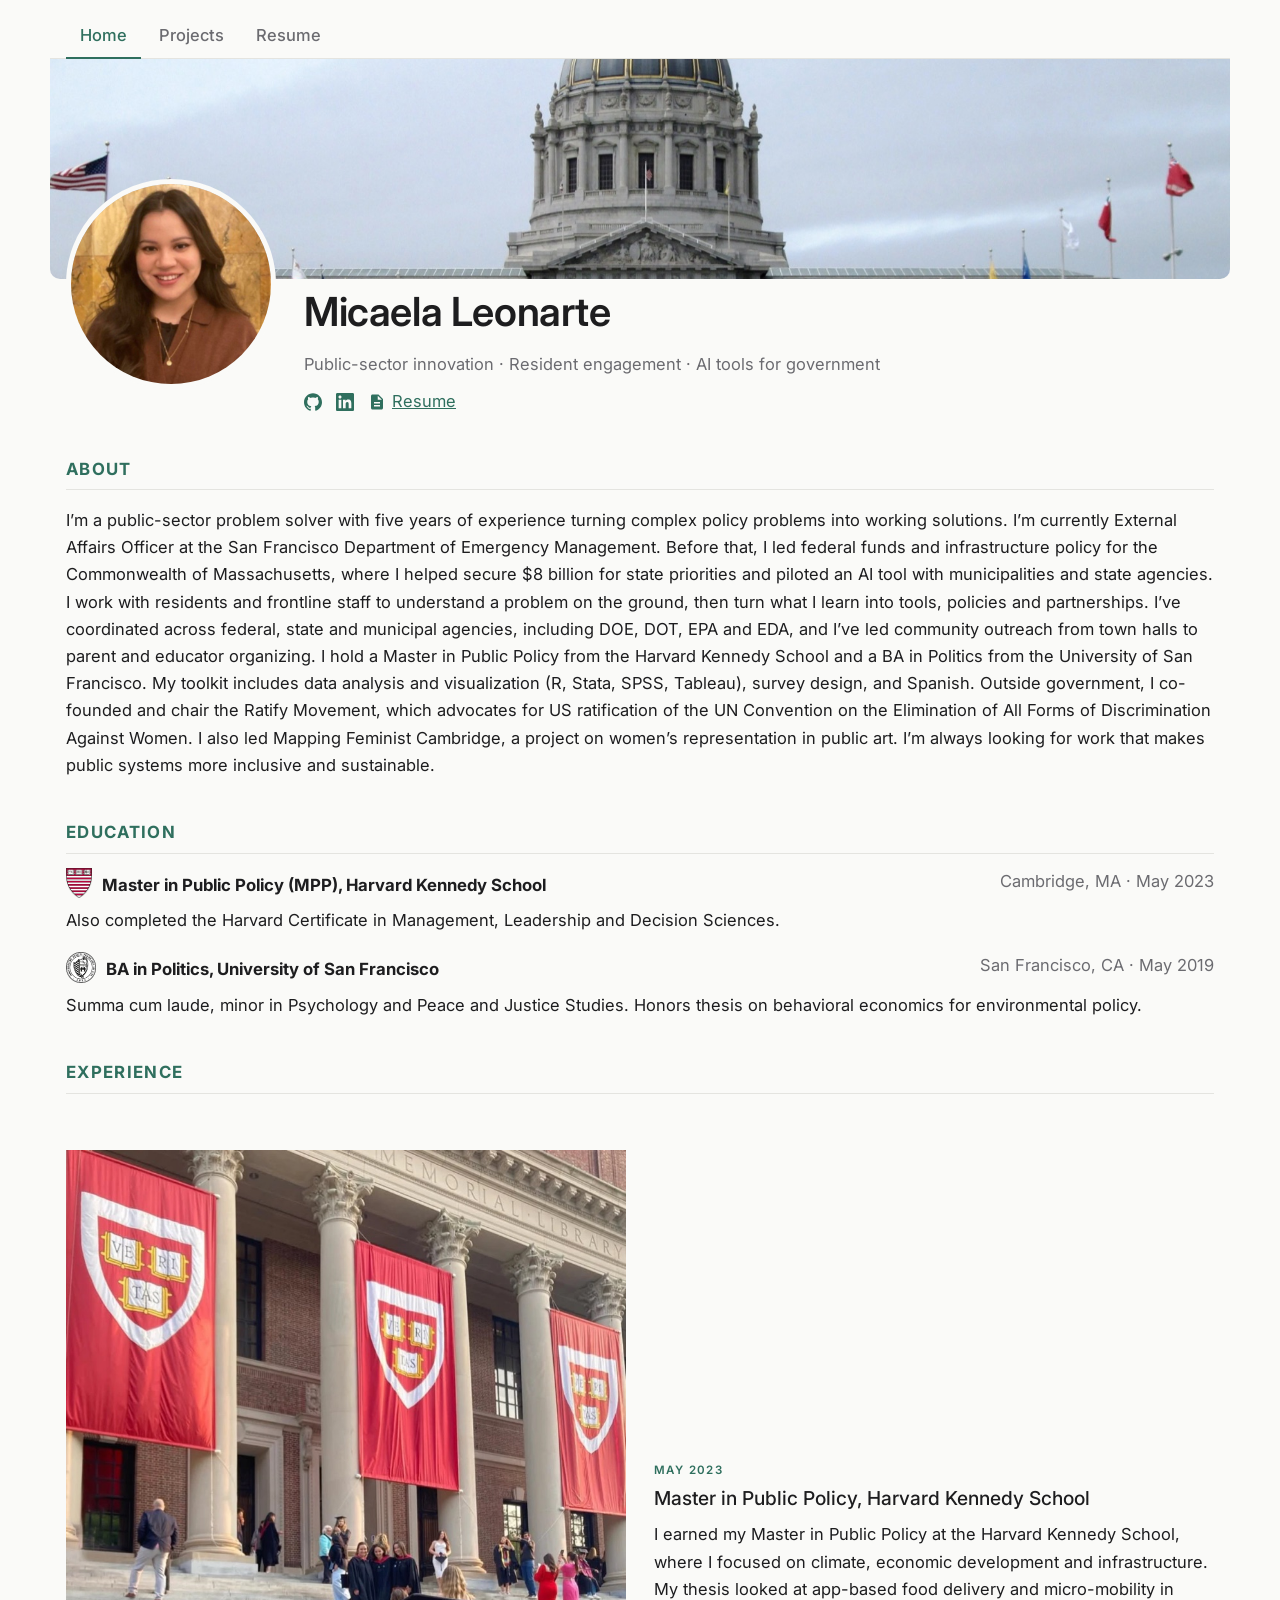
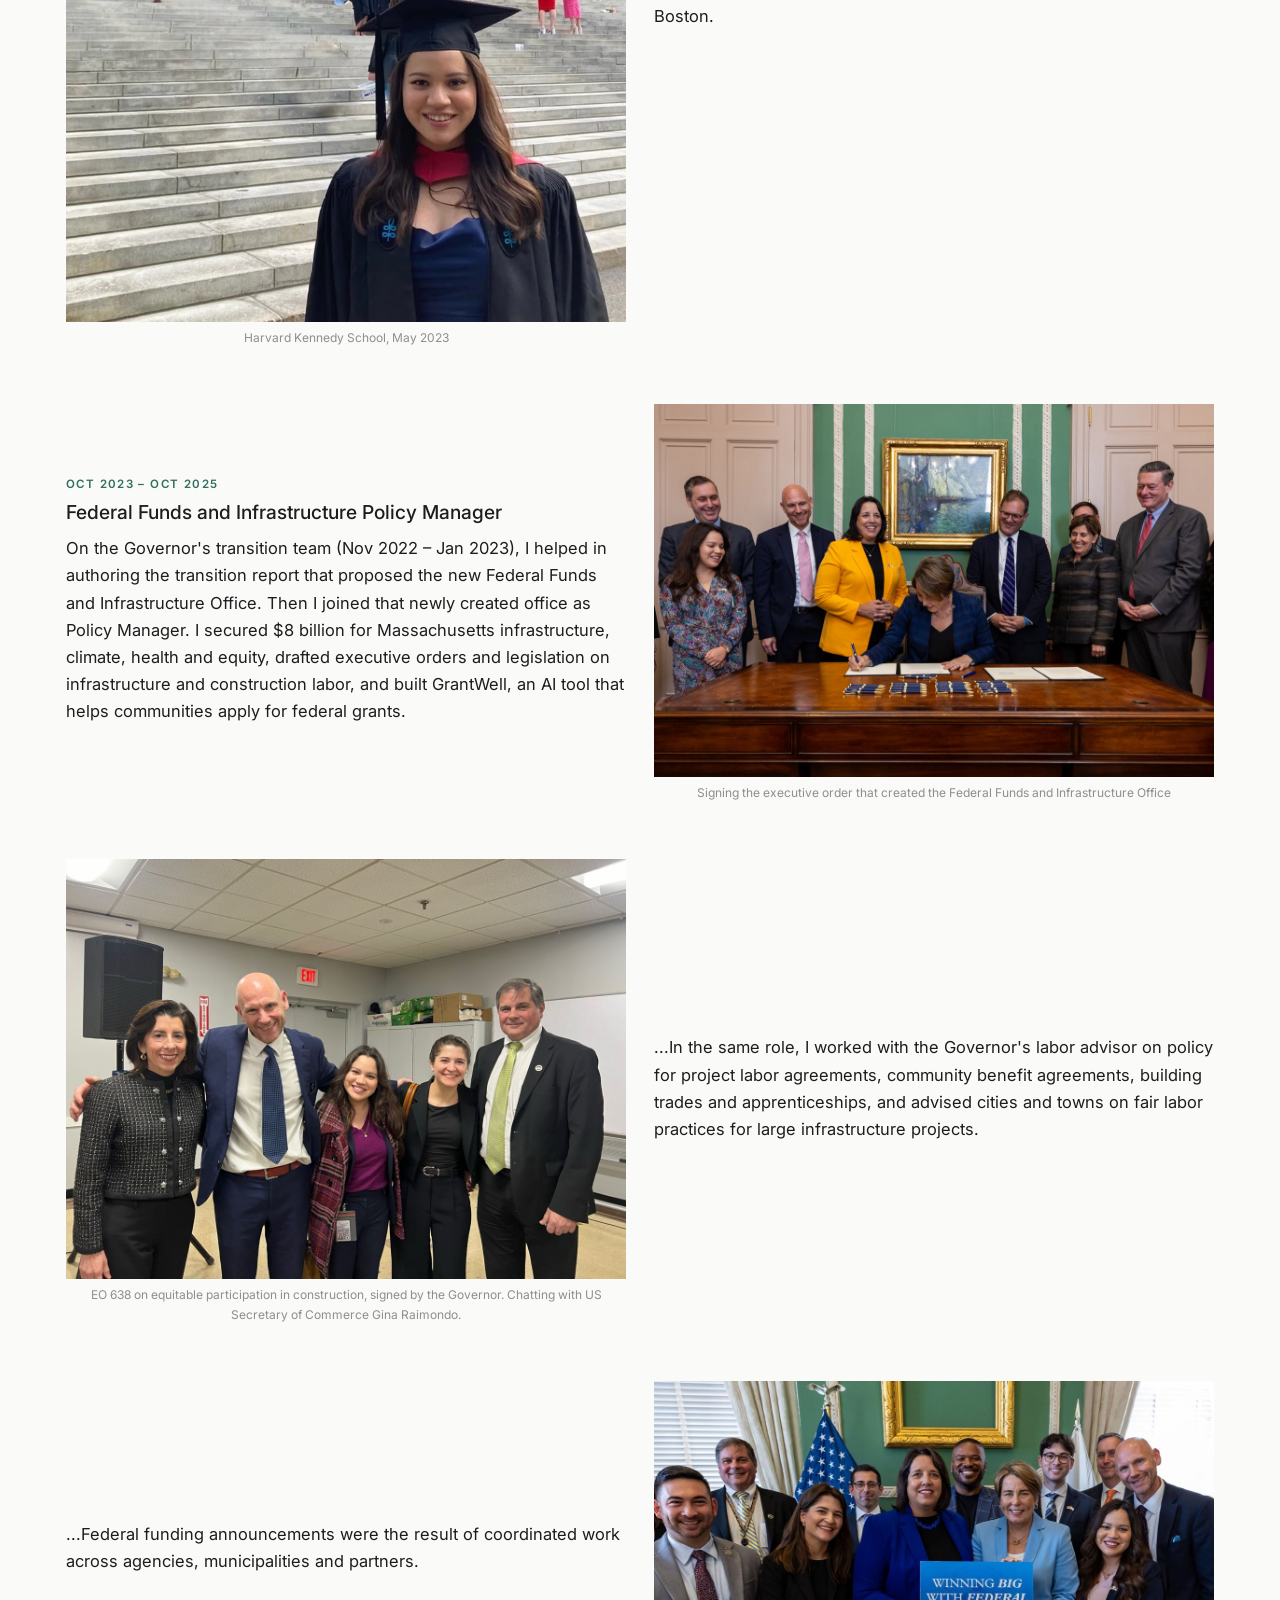
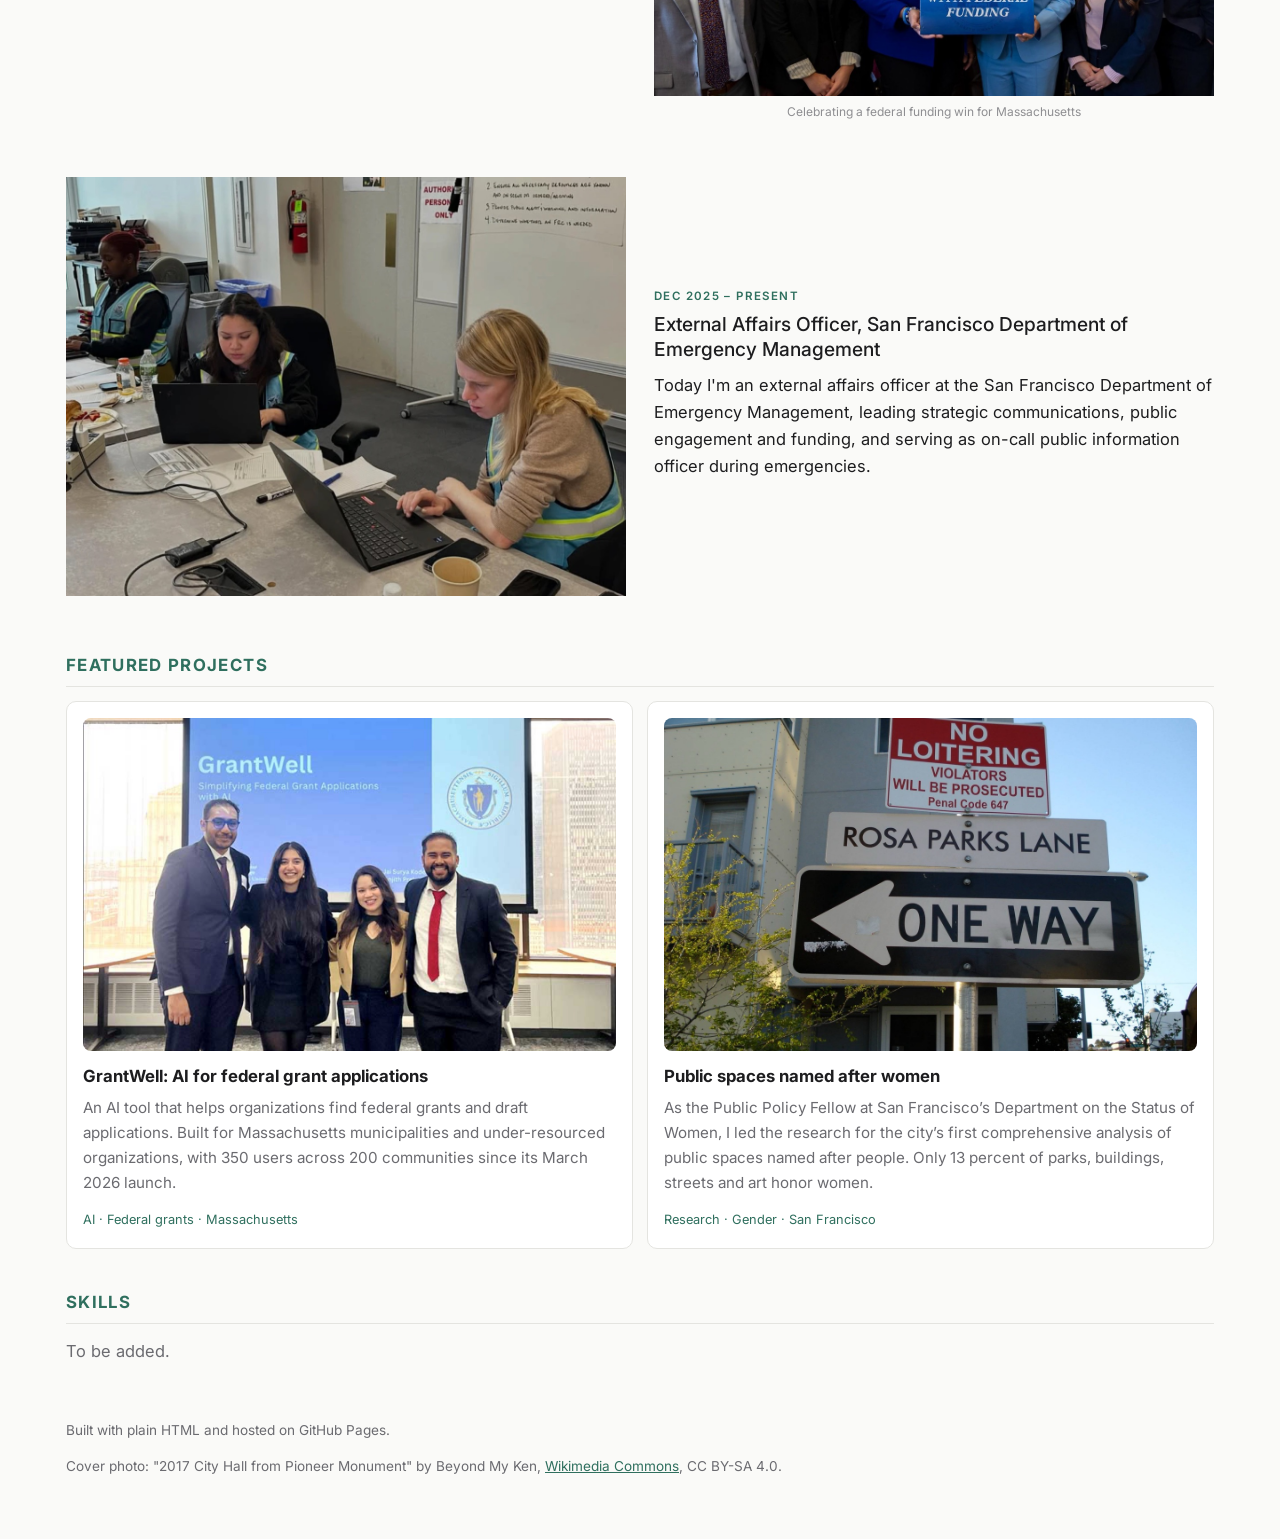
<file: index.html>
<!doctype html>
<html lang="en">
<head>
  <meta charset="utf-8">
  <meta name="viewport" content="width=device-width, initial-scale=1">
  <title>Micaela Leonarte</title>
  <meta name="description" content="Micaela Leonarte: public policy, climate and equity, projects and experience.">
  <link rel="preconnect" href="https://fonts.googleapis.com">
  <link rel="preconnect" href="https://fonts.gstatic.com" crossorigin>
  <link href="https://fonts.googleapis.com/css2?family=Inter:wght@400;500;600&display=swap" rel="stylesheet">
  <link rel="stylesheet" href="css/style.css?v=7">
</head>
<body>
  <nav class="site-nav" aria-label="Site">
    <a href="index.html" aria-current="page">Home</a>
    <a href="projects/">Projects</a>
    <a href="resume.html">Resume</a>
  </nav>

  <div class="cover" aria-hidden="true"></div>

  <header class="hero">
    <img class="avatar" src="assets/images/profile.jpg" alt="Micaela Leonarte" width="200" height="200">
    <div>
      <h1>Micaela Leonarte</h1>
      <p class="tagline">Public-sector innovation · Resident engagement · AI tools for government</p>
      <nav class="links" aria-label="Contact and profiles">
        <a class="icon-link" href="https://github.com/micaela-leonarte" aria-label="GitHub" title="GitHub"><svg viewBox="0 0 24 24" aria-hidden="true" focusable="false"><path d="M12 .297c-6.63 0-12 5.373-12 12 0 5.303 3.438 9.8 8.205 11.385.6.113.82-.258.82-.577 0-.285-.01-1.04-.015-2.04-3.338.724-4.042-1.61-4.042-1.61C4.422 18.07 3.633 17.7 3.633 17.7c-1.087-.744.084-.729.084-.729 1.205.084 1.838 1.236 1.838 1.236 1.07 1.835 2.809 1.305 3.495.998.108-.776.417-1.305.76-1.605-2.665-.3-5.466-1.332-5.466-5.93 0-1.31.465-2.38 1.235-3.22-.135-.303-.54-1.523.105-3.176 0 0 1.005-.322 3.3 1.23.96-.267 1.98-.399 3-.405 1.02.006 2.04.138 3 .405 2.28-1.552 3.285-1.23 3.285-1.23.645 1.653.24 2.873.12 3.176.765.84 1.23 1.91 1.23 3.22 0 4.61-2.805 5.625-5.475 5.92.42.36.81 1.096.81 2.22 0 1.606-.015 2.896-.015 3.286 0 .315.21.69.825.57C20.565 22.092 24 17.592 24 12.297c0-6.627-5.373-12-12-12"/></svg></a>
        <a class="icon-link" href="https://www.linkedin.com/in/micaela-leonarte-paredes-mpp-03822b120/" aria-label="LinkedIn" title="LinkedIn"><svg viewBox="0 0 24 24" aria-hidden="true" focusable="false"><path d="M20.447 20.452h-3.554v-5.569c0-1.328-.027-3.037-1.852-3.037-1.853 0-2.136 1.445-2.136 2.939v5.667H9.351V9h3.414v1.561h.046c.477-.9 1.637-1.85 3.37-1.85 3.601 0 4.267 2.37 4.267 5.455v6.286zM5.337 7.433c-1.144 0-2.063-.926-2.063-2.065 0-1.138.92-2.063 2.063-2.063 1.14 0 2.064.925 2.064 2.063 0 1.139-.925 2.065-2.064 2.065zm1.782 13.019H3.555V9h3.564v11.452zM22.225 0H1.771C.792 0 0 .774 0 1.729v20.542C0 23.227.792 24 1.771 24h20.451C23.2 24 24 23.227 24 22.271V1.729C24 .774 23.2 0 22.222 0h.003z"/></svg></a>
        <a class="icon-link" href="assets/cv.pdf" target="_blank" rel="noopener"><svg viewBox="0 0 24 24" aria-hidden="true" focusable="false"><path d="M14 2H6c-1.1 0-1.99.9-1.99 2L4 20c0 1.1.89 2 1.99 2H18c1.1 0 2-.9 2-2V8l-6-6zm2 16H8v-2h8v2zm0-4H8v-2h8v2zm-3-5V3.5L18.5 9H13z"/></svg>Resume</a>
      </nav>
    </div>
  </header>

  <main>
    <section id="about">
      <h2>About</h2>
      <p>
        I’m a public-sector problem solver with five years of experience turning complex policy problems into working solutions. I’m currently External Affairs Officer at the San Francisco Department of Emergency Management. Before that, I led federal funds and infrastructure policy for the Commonwealth of Massachusetts, where I helped secure $8 billion for state priorities and piloted an AI tool with municipalities and state agencies. I work with residents and frontline staff to understand a problem on the ground, then turn what I learn into tools, policies and partnerships. I’ve coordinated across federal, state and municipal agencies, including DOE, DOT, EPA and EDA, and I’ve led community outreach from town halls to parent and educator organizing. I hold a Master in Public Policy from the Harvard Kennedy School and a BA in Politics from the University of San Francisco. My toolkit includes data analysis and visualization (R, Stata, SPSS, Tableau), survey design, and Spanish. Outside government, I co-founded and chair the Ratify Movement, which advocates for US ratification of the UN Convention on the Elimination of All Forms of Discrimination Against Women. I also led Mapping Feminist Cambridge, a project on women’s representation in public art. I’m always looking for work that makes public systems more inclusive and sustainable.
      </p>
    </section>

    <section id="education">
      <h2>Education</h2>
      <article class="entry">
        <header>
          <h3><img class="school-logo" src="assets/images/logos/harvard.png" alt="Harvard University crest" width="209" height="240">Master in Public Policy (MPP), Harvard Kennedy School</h3>
          <span class="meta">Cambridge, MA · May 2023</span>
        </header>
        <p>Also completed the Harvard Certificate in Management, Leadership and Decision Sciences.</p>
      </article>
      <article class="entry">
        <header>
          <h3><img class="school-logo" src="assets/images/logos/usf.png" alt="University of San Francisco seal" width="240" height="240">BA in Politics, University of San Francisco</h3>
          <span class="meta">San Francisco, CA · May 2019</span>
        </header>
        <p>Summa cum laude, minor in Psychology and Peace and Justice Studies. Honors thesis on behavioral economics for environmental policy.</p>
      </article>
    </section>

    <section id="timeline" class="timeline">
      <h2>Experience</h2>

      <article class="step step-image-left">
        <figure>
          <img src="assets/images/highlights/photo-11.jpg" alt="Micaela in her cap and gown on the steps of Harvard's Memorial Library" loading="lazy" width="870" height="1200">
          <figcaption>Harvard Kennedy School, May 2023</figcaption>
        </figure>
        <div class="step-text">
          <p class="step-date">May 2023</p>
          <h3>Master in Public Policy, Harvard Kennedy School</h3>
          <p>I earned my Master in Public Policy at the Harvard Kennedy School, where I focused on climate, economic development and infrastructure. My thesis looked at app-based food delivery and micro-mobility in Boston.</p>
        </div>
      </article>

      <article class="step step-image-right">
        <figure>
          <img src="assets/images/highlights/photo-8.jpg" alt="The Governor signing an executive order at a desk while officials look on" loading="lazy" width="1200" height="800">
          <figcaption>Signing the executive order that created the Federal Funds and Infrastructure Office</figcaption>
        </figure>
        <div class="step-text">
          <p class="step-date">Oct 2023 – Oct 2025</p>
          <h3>Federal Funds and Infrastructure Policy Manager</h3>
          <p>On the Governor's transition team (Nov 2022 – Jan 2023), I helped in authoring the transition report that proposed the new Federal Funds and Infrastructure Office. Then I joined that newly created office as Policy Manager. I secured $8 billion for Massachusetts infrastructure, climate, health and equity, drafted executive orders and legislation on infrastructure and construction labor, and built GrantWell, an AI tool that helps communities apply for federal grants.</p>
        </div>
      </article>

      <article class="step step-image-left">
        <figure>
          <img src="assets/images/highlights/photo-12.jpg" alt="Micaela with colleagues and state officials at a Massachusetts event" loading="lazy" width="1200" height="800">
          <figcaption>EO 638 on equitable participation in construction, signed by the Governor. Chatting with US Secretary of Commerce Gina Raimondo.</figcaption>
        </figure>
        <div class="step-text">
          <p>...In the same role, I worked with the Governor's labor advisor on policy for project labor agreements, community benefit agreements, building trades and apprenticeships, and advised cities and towns on fair labor practices for large infrastructure projects.</p>
        </div>
      </article>

      <article class="step step-image-right">
        <figure>
          <img src="assets/images/highlights/photo-13.jpg" alt="Micaela with colleagues and officials holding a sign that reads Winning Big with Federal Funding" loading="lazy" width="1200" height="675">
          <figcaption>Celebrating a federal funding win for Massachusetts</figcaption>
        </figure>
        <div class="step-text">
          <p>...Federal funding announcements were the result of coordinated work across agencies, municipalities and partners.</p>
        </div>
      </article>

      <article class="step step-image-left">
        <figure>
          <img src="assets/images/highlights/photo-17.jpg" alt="Staff working at laptops in an emergency operations room" loading="lazy" width="1200" height="900">
        </figure>
        <div class="step-text">
          <p class="step-date">Dec 2025 – Present</p>
          <h3>External Affairs Officer, San Francisco Department of Emergency Management</h3>
          <p>Today I'm an external affairs officer at the San Francisco Department of Emergency Management, leading strategic communications, public engagement and funding, and serving as on-call public information officer during emergencies.</p>
        </div>
      </article>
    </section>

    <section id="featured">
      <h2>Featured projects</h2>
      <div class="grid">
        <a class="card" href="https://www.khoury.northeastern.edu/applying-for-a-grant-in-massachusetts-this-new-ai-tool-makes-it-much-easier/">
          <img src="assets/images/highlights/photo-2.jpg" alt="Four presenters in front of the GrantWell slide at a Massachusetts event" loading="lazy" width="1200" height="940">
          <h3>GrantWell: AI for federal grant applications</h3>
          <p>An AI tool that helps organizations find federal grants and draft applications. Built for Massachusetts municipalities and under-resourced organizations, with 350 users across 200 communities since its March 2026 launch.</p>
          <span class="tags">AI · Federal grants · Massachusetts</span>
        </a>
        <a class="card" href="https://www.kqed.org/news/11794018/san-francisco-report-reveals-large-discrepancy-of-public-spaces-named-after-women">
          <img src="assets/images/highlights/photo-14.jpg" alt="Street sign reading Rosa Parks Lane above a One Way sign" loading="lazy" width="1200" height="900">
          <h3>Public spaces named after women</h3>
          <p>As the Public Policy Fellow at San Francisco’s Department on the Status of Women, I led the research for the city’s first comprehensive analysis of public spaces named after people. Only 13 percent of parks, buildings, streets and art honor women.</p>
          <span class="tags">Research · Gender · San Francisco</span>
        </a>
      </div>
    </section>

    <section id="skills">
      <h2>Skills</h2>
      <p class="meta">To be added.</p>
    </section>
  </main>

  <footer>
    <p>Built with plain HTML and hosted on GitHub Pages.</p>
    <p>Cover photo: "2017 City Hall from Pioneer Monument" by Beyond My Ken, <a href="https://commons.wikimedia.org/wiki/File:2017_City_Hall_from_Pioneer_Monument.jpg">Wikimedia Commons</a>, CC BY-SA 4.0.</p>
  </footer>

  <script>
    // Timeline: reveal each step as it scrolls into view.
    (function () {
      document.documentElement.classList.add('js');
      var steps = document.querySelectorAll('.timeline .step');
      if (!('IntersectionObserver' in window)) {
        steps.forEach(function (s) { s.classList.add('is-visible'); });
        return;
      }
      var io = new IntersectionObserver(function (entries) {
        entries.forEach(function (e) {
          if (e.isIntersecting) { e.target.classList.add('is-visible'); io.unobserve(e.target); }
        });
      }, { threshold: 0.2 });
      steps.forEach(function (s) { io.observe(s); });
    })();
  </script>
</body>
</html>
</file>
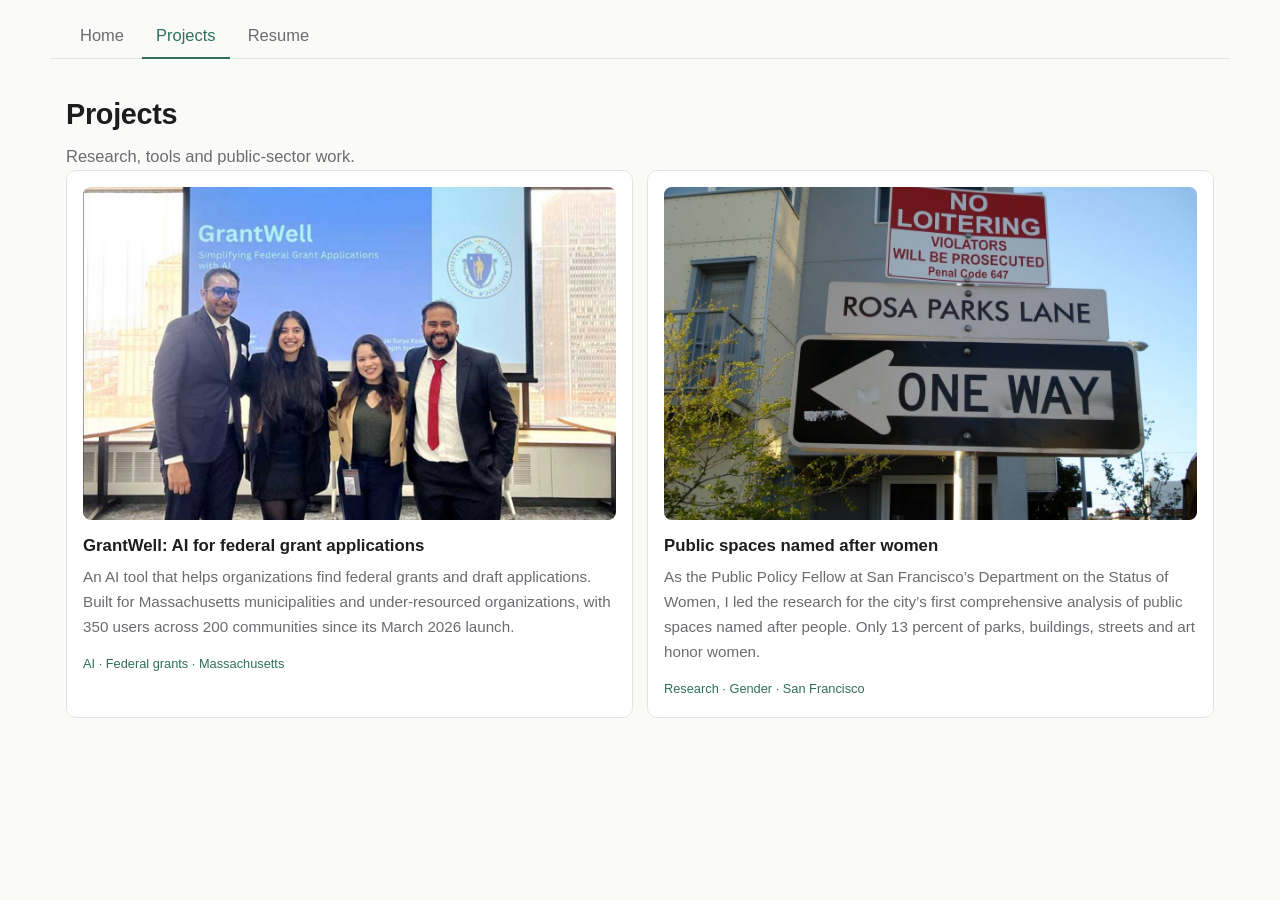
<file: projects/index.html>
<!doctype html>
<html lang="en">
<head>
  <meta charset="utf-8">
  <meta name="viewport" content="width=device-width, initial-scale=1">
  <title>Projects · Micaela Leonarte</title>
  <meta name="description" content="Projects by Micaela Leonarte.">
  <link rel="stylesheet" href="../css/style.css?v=7">
</head>
<body>
  <nav class="site-nav" aria-label="Site">
    <a href="../index.html">Home</a>
    <a href="./" aria-current="page">Projects</a>
    <a href="../resume.html">Resume</a>
  </nav>

  <div class="page-head">
    <h1>Projects</h1>
    <p class="meta">Research, tools and public-sector work.</p>
  </div>

  <div class="page-body">
    <div class="grid">
      <a class="card" href="https://www.khoury.northeastern.edu/applying-for-a-grant-in-massachusetts-this-new-ai-tool-makes-it-much-easier/">
        <img src="../assets/images/highlights/photo-2.jpg" alt="Four presenters in front of the GrantWell slide at a Massachusetts event" loading="lazy" width="1200" height="940">
        <h3>GrantWell: AI for federal grant applications</h3>
        <p>An AI tool that helps organizations find federal grants and draft applications. Built for Massachusetts municipalities and under-resourced organizations, with 350 users across 200 communities since its March 2026 launch.</p>
        <span class="tags">AI · Federal grants · Massachusetts</span>
      </a>
      <a class="card" href="https://www.kqed.org/news/11794018/san-francisco-report-reveals-large-discrepancy-of-public-spaces-named-after-women">
        <img src="../assets/images/highlights/photo-14.jpg" alt="Street sign reading Rosa Parks Lane above a One Way sign" loading="lazy" width="1200" height="900">
        <h3>Public spaces named after women</h3>
        <p>As the Public Policy Fellow at San Francisco’s Department on the Status of Women, I led the research for the city’s first comprehensive analysis of public spaces named after people. Only 13 percent of parks, buildings, streets and art honor women.</p>
        <span class="tags">Research · Gender · San Francisco</span>
      </a>
    </div>
  </div>
</body>
</html>
</file>
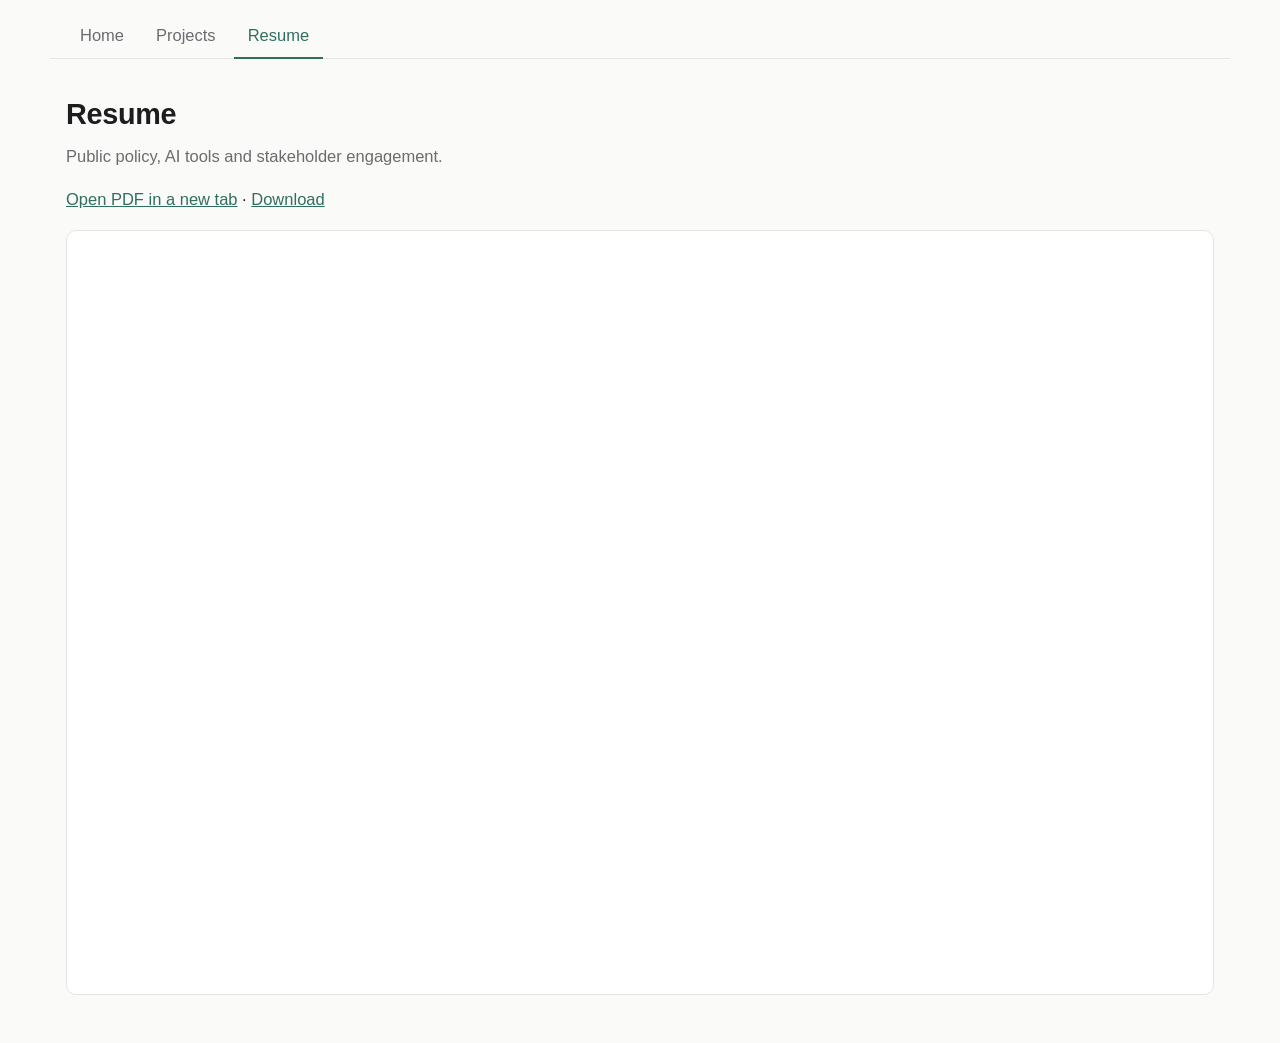
<file: resume.html>
<!doctype html>
<html lang="en">
<head>
  <meta charset="utf-8">
  <meta name="viewport" content="width=device-width, initial-scale=1">
  <title>Resume · Micaela Leonarte</title>
  <meta name="description" content="Resume of Micaela Leonarte, MPP.">
  <link rel="stylesheet" href="css/style.css?v=6">
</head>
<body>
  <nav class="site-nav" aria-label="Site">
    <a href="index.html">Home</a>
    <a href="projects/">Projects</a>
    <a href="resume.html" aria-current="page">Resume</a>
  </nav>

  <div class="page-head">
    <h1>Resume</h1>
    <p class="meta">Public policy, AI tools and stakeholder engagement.</p>
    <p><a href="assets/cv.pdf" target="_blank" rel="noopener">Open PDF in a new tab</a> · <a href="assets/cv.pdf" download="Micaela_Leonarte_Resume.pdf">Download</a></p>
  </div>

  <div class="page-body">
    <iframe class="resume-frame" src="assets/cv.pdf#view=FitH" title="Micaela Leonarte resume (PDF)"></iframe>
  </div>
</body>
</html>
</file>
<file: css/style.css>
:root {
  --bg: #fafaf8;
  --fg: #1d1d1f;
  --muted: #6b6b70;
  --accent: #2f6f5e;
  --card: #ffffff;
  --border: #e4e4e0;
  --radius: 10px;
  --max: 1180px;
}

@media (prefers-color-scheme: dark) {
  :root:not([data-theme="light"]) {
    --bg: #141416;
    --fg: #ececee;
    --muted: #9a9aa2;
    --accent: #6fc2a9;
    --card: #1c1c20;
    --border: #2a2a30;
  }
}

:root[data-theme="dark"] {
  --bg: #141416;
  --fg: #ececee;
  --muted: #9a9aa2;
  --accent: #6fc2a9;
  --card: #1c1c20;
  --border: #2a2a30;
}

* { box-sizing: border-box; }

body {
  margin: 0;
  background: var(--bg);
  color: var(--fg);
  font-family: Inter, -apple-system, BlinkMacSystemFont, "Segoe UI", Roboto, sans-serif;
  font-size: 16.5px;
  line-height: 1.65;
}

main, header.hero, footer {
  max-width: var(--max);
  margin: 0 auto;
  padding: 0 16px;
}

.hero {
  display: flex;
  gap: 28px;
  align-items: flex-start;
  padding-top: 16px;
  padding-bottom: 24px;
  flex-wrap: wrap;
}

/* Banner behind the profile photo, like a LinkedIn cover */
.cover {
  max-width: var(--max);
  height: 220px;
  margin: 0 auto;
  border-radius: 0 0 var(--radius) var(--radius);
  background: url('../assets/images/cover.jpg') center / cover no-repeat, #2f6f5e;
  background-size: cover;
  background-position: center;
}

.avatar {
  position: relative;
  margin-top: -100px;
  flex: none;
  border: 5px solid var(--bg);
  box-sizing: content-box;
  width: 200px;
  height: 200px;
  border-radius: 50%;
  object-fit: cover;
  background: var(--border);
}

h1 { font-size: 2.5rem; font-weight: 600; letter-spacing: -0.01em; margin: 0 0 6px; }
h2 {
  font-size: 1.05rem;
  text-transform: uppercase;
  letter-spacing: 0.08em;
  color: var(--accent);
  margin: 40px 0 14px;
  border-bottom: 1px solid var(--border);
  padding-bottom: 6px;
}
h3 { font-size: 1.05rem; margin: 0 0 4px; }

.tagline, .meta { color: var(--muted); margin: 0; }

.links { display: flex; flex-wrap: wrap; gap: 14px; margin-top: 10px; }
.links a, a { color: var(--accent); }
.icon-link { display: inline-flex; align-items: center; gap: 6px; }
.icon-link svg { width: 18px; height: 18px; fill: currentColor; flex: none; }

.achievements { padding-left: 20px; margin: 0 0 16px; }
.achievements li { margin-bottom: 6px; }

.entry { margin-bottom: 18px; }
.entry header { display: flex; justify-content: space-between; flex-wrap: wrap; gap: 4px 16px; }
.entry p { margin: 4px 0 0; }

.grid {
  display: grid;
  gap: 14px;
  grid-template-columns: repeat(auto-fit, minmax(220px, 1fr));
}

.card, .post-link {
  display: block;
  background: var(--card);
  border: 1px solid var(--border);
  border-radius: var(--radius);
  padding: 16px;
  text-decoration: none;
  color: var(--fg);
  transition: border-color 0.15s, transform 0.15s;
}
.card:hover, .post-link:hover { border-color: var(--accent); transform: translateY(-2px); }
.card p { margin: 0 0 10px; color: var(--muted); font-size: 0.95rem; }
.card img { display: block; width: 100%; height: auto; aspect-ratio: 16 / 10; object-fit: cover; border-radius: 8px; margin-bottom: 12px; background: var(--border); }

.tags { font-size: 0.8rem; color: var(--accent); }

/* Tabs */
.tabs {
  display: flex;
  gap: 4px;
  border-bottom: 1px solid var(--border);
  margin-bottom: 18px;
}
.tab {
  background: none;
  border: none;
  border-bottom: 2px solid transparent;
  padding: 10px 14px;
  margin-bottom: -1px;
  font: inherit;
  font-size: 1rem;
  color: var(--muted);
  cursor: pointer;
}
.tab[aria-selected="true"] { color: var(--accent); border-bottom-color: var(--accent); }
.tab:focus-visible { outline: 2px solid var(--accent); outline-offset: 2px; }
.tab-panel[hidden] { display: none; }

.tag-list { list-style: none; padding: 0; margin: 0; display: flex; flex-wrap: wrap; gap: 8px; }
.tag-list li {
  border: 1px solid var(--border);
  background: var(--card);
  border-radius: 999px;
  padding: 4px 12px;
  font-size: 0.9rem;
}

/* Timeline: alternating image and caption, revealed as you scroll */
.timeline .step {
  display: grid;
  grid-template-columns: 1fr 1fr;
  gap: 28px;
  align-items: center;
  margin: 56px 0;
}
.timeline .step figure { margin: 0; }
.timeline .step figcaption { font-size: 0.75rem; color: var(--muted); opacity: 0.75; margin-top: 6px; text-align: center; }
.timeline .step img {
  display: block;
  width: 100%;
  height: auto;
  object-fit: contain;
  background: var(--border);
}
.timeline .step-image-right figure { order: 2; }
.timeline .step-text-only { grid-template-columns: 1fr; }
.school-logo { height: 1.8em; width: auto; vertical-align: -0.45em; margin-right: 10px; }
.step-date { color: var(--accent); font-size: 0.72rem; font-weight: 600; text-transform: uppercase; margin: 0 0 8px; letter-spacing: 0.12em; }
.step-text h3 { font-size: 1.2rem; font-weight: 500; line-height: 1.3; margin-bottom: 10px; }
.step-text p { margin: 0 0 6px; }
.bridge {
  text-align: center;
  color: var(--muted);
  font-style: italic;
  margin: 8px auto 0;
  max-width: 520px;
}
html.js .timeline .step { opacity: 0; transform: translateY(24px); transition: opacity 0.6s ease, transform 0.6s ease; }
html.js .timeline .step.is-visible { opacity: 1; transform: none; }
@media (max-width: 640px) {
  .timeline .step { grid-template-columns: 1fr; gap: 14px; }
  .timeline .step-image-right figure { order: 0; }
}

/* Site tabs (Home, Posts, Resume) */
.site-nav {
  display: flex;
  gap: 4px;
  max-width: var(--max);
  margin: 0 auto;
  padding: 14px 16px 0;
  border-bottom: 1px solid var(--border);
}
.site-nav a {
  padding: 8px 14px;
  color: var(--muted);
  text-decoration: none;
  font-weight: 500;
  border-bottom: 2px solid transparent;
  margin-bottom: -1px;
}
.site-nav a:hover { color: var(--fg); }
.site-nav a[aria-current="page"] { color: var(--accent); border-bottom-color: var(--accent); }
.site-nav a:focus-visible { outline: 2px solid var(--accent); outline-offset: 2px; }

.page-head { max-width: var(--max); margin: 0 auto; padding: 32px 16px 0; }
.page-head h1 { font-size: 1.8rem; margin-bottom: 4px; }
.resume-frame {
  display: block;
  width: 100%;
  height: 85vh;
  border: 1px solid var(--border);
  border-radius: var(--radius);
  background: var(--card);
  margin-top: 16px;
}
.page-body { max-width: var(--max); margin: 0 auto; padding: 0 16px 48px; }

/* Highlights */
.highlight {
  background: var(--card);
  border: 1px solid var(--border);
  border-radius: var(--radius);
  overflow: hidden;
  margin-bottom: 18px;
}
.highlight img {
  display: block;
  width: 100%;
  height: auto;
  aspect-ratio: 16 / 9;
  object-fit: cover;
  background: var(--border);
}
.highlight-body { padding: 14px 16px 16px; }
.highlight-body p { margin: 0 0 6px; }
.highlight-body p.meta { font-size: 0.9rem; }

.post-link { margin-bottom: 12px; }
.post-link p { margin: 0; }

footer {
  color: var(--muted);
  font-size: 0.85rem;
  padding-top: 40px;
  padding-bottom: 48px;
}

/* Post pages */
.post img, .post video {
  max-width: 100%;
  height: auto;
  border-radius: var(--radius);
  border: 1px solid var(--border);
  display: block;
  margin: 16px 0;
}
.post figcaption { color: var(--muted); font-size: 0.9rem; }
.back { display: inline-block; margin-top: 24px; }

@media (max-width: 480px) {
  h1 { font-size: 1.8rem; }
  .hero { padding-top: 32px; }
}
</file>
